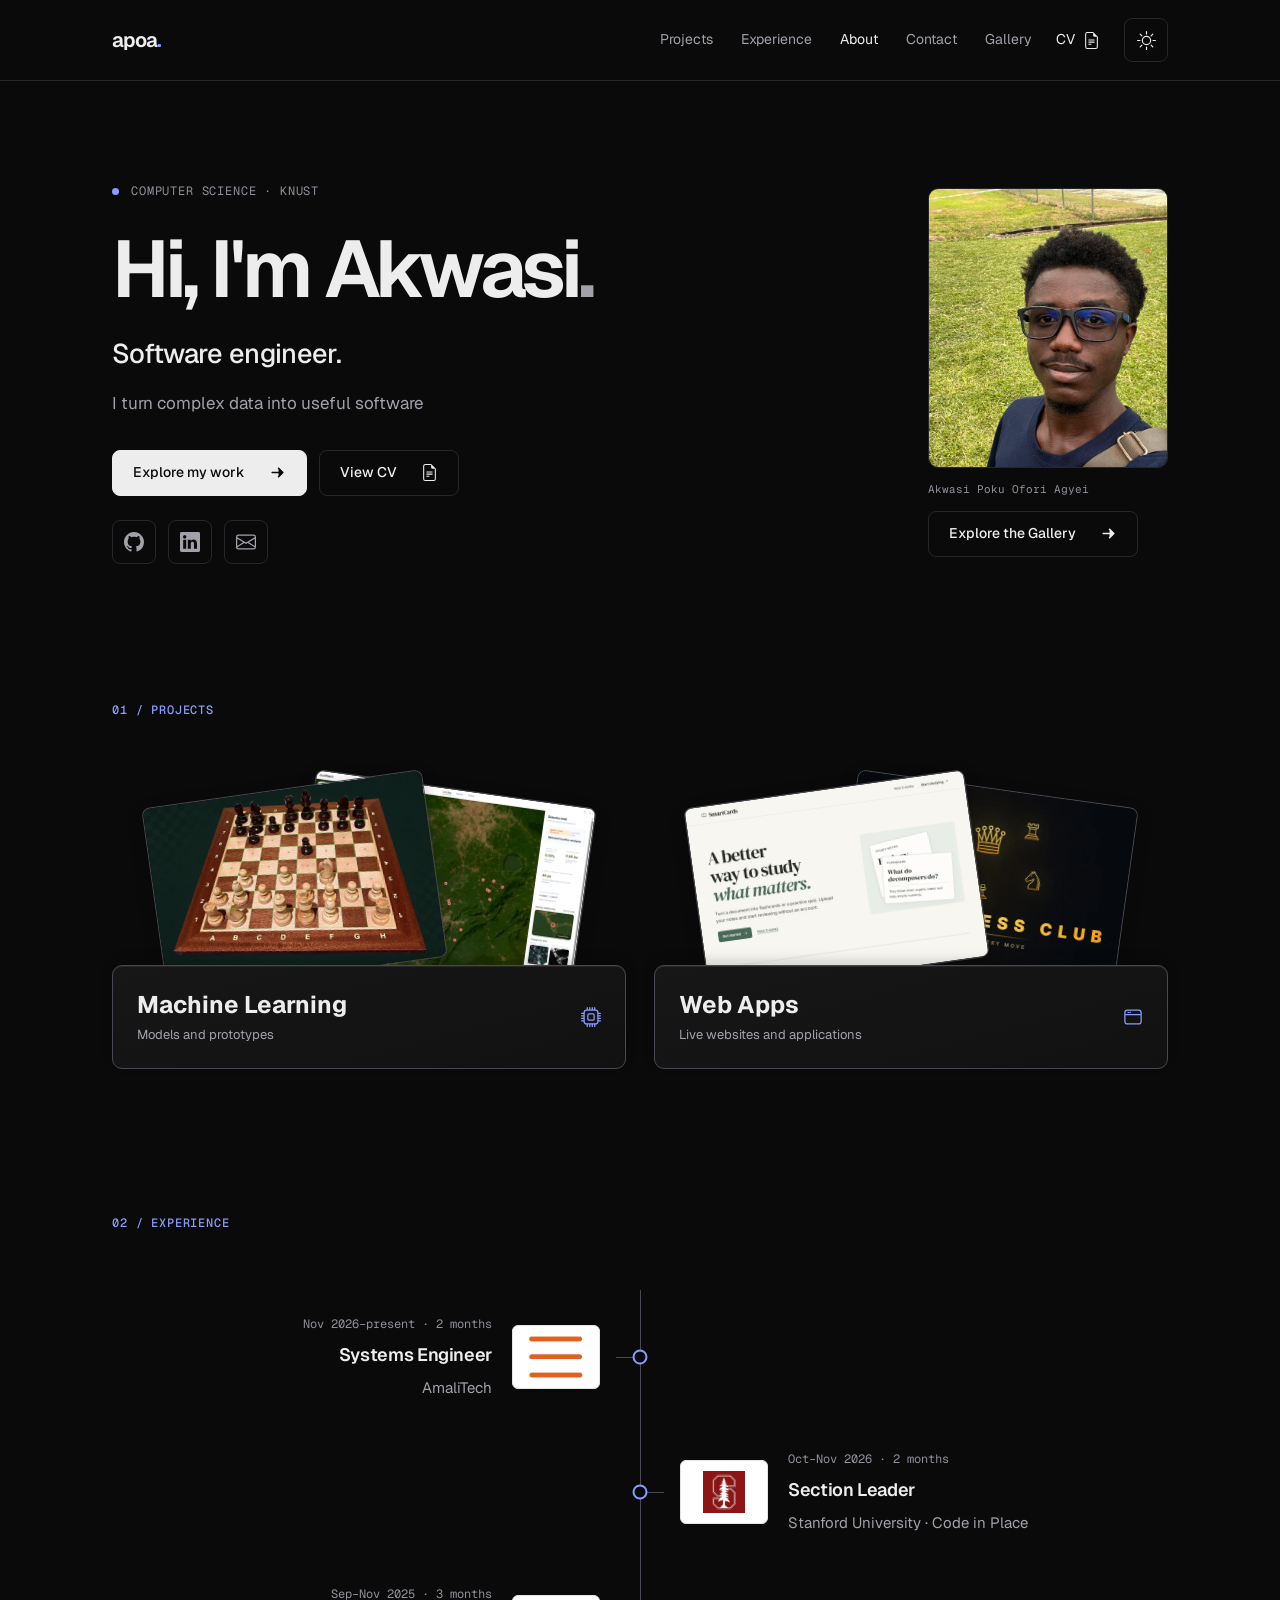
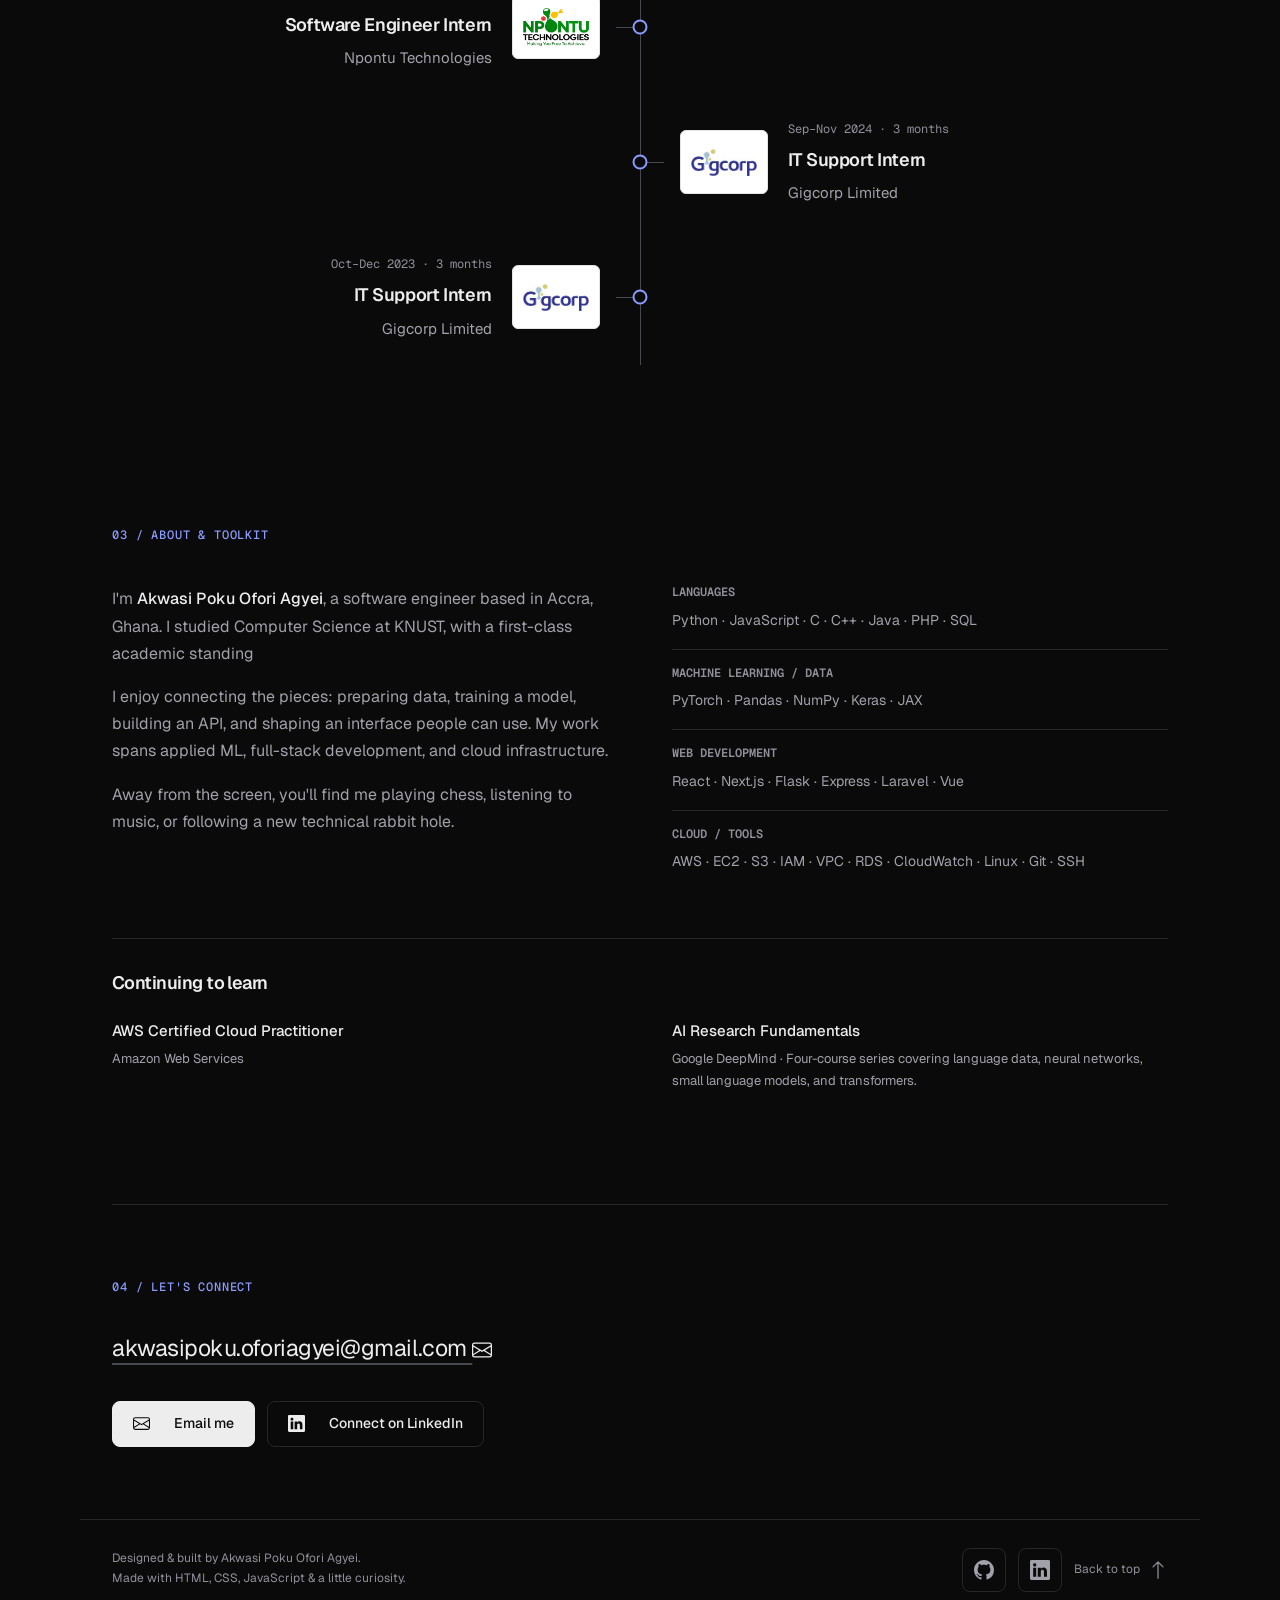
<file: index.html>
<!DOCTYPE html>
<html lang="en" data-theme="dark">
<head>
  <meta charset="UTF-8">
  <meta name="viewport" content="width=device-width, initial-scale=1.0">
  <title>Akwasi Poku Ofori Agyei — Software Engineer</title>
  <meta name="description" content="Portfolio of Akwasi Poku Ofori Agyei, a software engineer and machine-learning developer building full-stack and applied ML systems in Ghana.">
  <meta name="theme-color" content="#0a0a0a">
  <link rel="canonical" href="https://apoa5.github.io/portfolio/">
  <meta property="og:type" content="website">
  <meta property="og:title" content="Akwasi Poku Ofori Agyei — Software Engineer &amp; ML Developer">
  <meta property="og:description" content="From multispectral satellite imagery to full-stack AI tools. Explore my projects, experience, and engineering work.">
  <meta property="og:url" content="https://apoa5.github.io/portfolio/">
  <meta property="og:image" content="https://apoa5.github.io/portfolio/assets/og-image.png">
  <meta property="og:image:width" content="1200">
  <meta property="og:image:height" content="630">
  <meta property="og:image:alt" content="Akwasi Poku Ofori Agyei — Software Engineer and Machine Learning Developer">
  <meta name="twitter:card" content="summary_large_image">
  <link rel="icon" href="assets/favicon.svg" type="image/svg+xml">
  <link rel="preconnect" href="https://fonts.googleapis.com">
  <link rel="preconnect" href="https://fonts.gstatic.com" crossorigin>
  <link href="https://fonts.googleapis.com/css2?family=Geist:wght@400;500;600;650;700&amp;family=Geist+Mono:wght@400;500&amp;display=swap" rel="stylesheet">
  <link rel="stylesheet" href="styles.css">
  <script>try { const theme = localStorage.getItem('theme'); if (theme === 'light' || theme === 'dark') document.documentElement.dataset.theme = theme; } catch {}</script>
  <script src="script.js" defer></script>
  <script src="cursor-halo.js" defer></script>
  <script type="application/ld+json">{"@context":"https://schema.org","@type":"Person","name":"Akwasi Poku Ofori Agyei","url":"https://apoa5.github.io/portfolio/","jobTitle":"Software Engineer & Machine Learning Developer","email":"mailto:akwasipoku.oforiagyei@gmail.com","sameAs":["https://github.com/apoa5","https://www.linkedin.com/in/akwasi-agyei-57b083260/"],"alumniOf":{"@type":"CollegeOrUniversity","name":"Kwame Nkrumah University of Science and Technology"}}</script>
</head>
<body>
  <a class="skip-link" href="#main">Skip to content</a>
  <header class="site-header">
    <div class="container nav-shell">
      <a class="mark" href="#main" aria-label="Akwasi Poku Ofori Agyei, home">apoa<span>.</span></a>
      <nav aria-label="Main navigation">
        <a href="#projects">Projects</a><a href="#experience">Experience</a><a href="#about">About</a><a href="#contact">Contact</a><a href="gallery.html">Gallery</a>
      </nav>
      <a class="nav-cv" href="assets/Akwasi%20Poku%20Ofori%20Agyei%20-%20CV.pdf" target="_blank" rel="noopener noreferrer">CV <svg class="icon" aria-hidden="true" focusable="false" xmlns="http://www.w3.org/2000/svg" width="20" height="20" fill="currentColor" viewBox="0 0 16 16">
  <path d="M5.5 7a.5.5 0 0 0 0 1h5a.5.5 0 0 0 0-1zM5 9.5a.5.5 0 0 1 .5-.5h5a.5.5 0 0 1 0 1h-5a.5.5 0 0 1-.5-.5m0 2a.5.5 0 0 1 .5-.5h2a.5.5 0 0 1 0 1h-2a.5.5 0 0 1-.5-.5"/>
  <path d="M9.5 0H4a2 2 0 0 0-2 2v12a2 2 0 0 0 2 2h8a2 2 0 0 0 2-2V4.5zm0 1v2A1.5 1.5 0 0 0 11 4.5h2V14a1 1 0 0 1-1 1H4a1 1 0 0 1-1-1V2a1 1 0 0 1 1-1z"/>
</svg></a>
      <button class="theme-toggle" id="themeToggle" type="button" aria-label="Switch to light mode">
        <svg class="icon sun-icon" aria-hidden="true" focusable="false" xmlns="http://www.w3.org/2000/svg" width="20" height="20" fill="currentColor" viewBox="0 0 16 16">
  <path d="M8 11a3 3 0 1 1 0-6 3 3 0 0 1 0 6m0 1a4 4 0 1 0 0-8 4 4 0 0 0 0 8M8 0a.5.5 0 0 1 .5.5v2a.5.5 0 0 1-1 0v-2A.5.5 0 0 1 8 0m0 13a.5.5 0 0 1 .5.5v2a.5.5 0 0 1-1 0v-2A.5.5 0 0 1 8 13m8-5a.5.5 0 0 1-.5.5h-2a.5.5 0 0 1 0-1h2a.5.5 0 0 1 .5.5M3 8a.5.5 0 0 1-.5.5h-2a.5.5 0 0 1 0-1h2A.5.5 0 0 1 3 8m10.657-5.657a.5.5 0 0 1 0 .707l-1.414 1.415a.5.5 0 1 1-.707-.708l1.414-1.414a.5.5 0 0 1 .707 0m-9.193 9.193a.5.5 0 0 1 0 .707L3.05 13.657a.5.5 0 0 1-.707-.707l1.414-1.414a.5.5 0 0 1 .707 0m9.193 2.121a.5.5 0 0 1-.707 0l-1.414-1.414a.5.5 0 0 1 .707-.707l1.414 1.414a.5.5 0 0 1 0 .707M4.464 4.465a.5.5 0 0 1-.707 0L2.343 3.05a.5.5 0 1 1 .707-.707l1.414 1.414a.5.5 0 0 1 0 .708"/>
</svg>
        <svg class="icon moon-icon" aria-hidden="true" focusable="false" xmlns="http://www.w3.org/2000/svg" width="20" height="20" fill="currentColor" viewBox="0 0 16 16">
  <path d="M6 .278a.77.77 0 0 1 .08.858 7.2 7.2 0 0 0-.878 3.46c0 4.021 3.278 7.277 7.318 7.277q.792-.001 1.533-.16a.79.79 0 0 1 .81.316.73.73 0 0 1-.031.893A8.35 8.35 0 0 1 8.344 16C3.734 16 0 12.286 0 7.71 0 4.266 2.114 1.312 5.124.06A.75.75 0 0 1 6 .278M4.858 1.311A7.27 7.27 0 0 0 1.025 7.71c0 4.02 3.279 7.276 7.319 7.276a7.32 7.32 0 0 0 5.205-2.162q-.506.063-1.029.063c-4.61 0-8.343-3.714-8.343-8.29 0-1.167.242-2.278.681-3.286"/>
</svg>
      </button>
    </div>
  </header>
  <main class="container" id="main">
    <section class="hero" aria-labelledby="hero-title">
      <div class="hero-main">
        <div>
          <p class="eyebrow">Computer Science · KNUST</p>
          <h1 id="hero-title">Hi, I'm Akwasi<span>.</span></h1>
          <p class="hero-role">Software engineer.</p>
          <p class="hero-description">I turn complex data into useful software</p>
          <div class="buttons hero-actions"><a class="button primary" href="#projects">Explore my work <svg class="icon" aria-hidden="true" focusable="false" width="16" height="16" viewBox="0 0 16 16" fill="none" stroke="currentColor">
                <path d="M3 8h10m-4-4 4 4-4 4" stroke-width="1.5" stroke-linecap="round" stroke-linejoin="round"/>
              </svg></a><a class="button" href="assets/Akwasi%20Poku%20Ofori%20Agyei%20-%20CV.pdf" target="_blank" rel="noopener noreferrer">View CV <svg class="icon" aria-hidden="true" focusable="false" xmlns="http://www.w3.org/2000/svg" width="20" height="20" fill="currentColor" viewBox="0 0 16 16">
  <path d="M5.5 7a.5.5 0 0 0 0 1h5a.5.5 0 0 0 0-1zM5 9.5a.5.5 0 0 1 .5-.5h5a.5.5 0 0 1 0 1h-5a.5.5 0 0 1-.5-.5m0 2a.5.5 0 0 1 .5-.5h2a.5.5 0 0 1 0 1h-2a.5.5 0 0 1-.5-.5"/>
  <path d="M9.5 0H4a2 2 0 0 0-2 2v12a2 2 0 0 0 2 2h8a2 2 0 0 0 2-2V4.5zm0 1v2A1.5 1.5 0 0 0 11 4.5h2V14a1 1 0 0 1-1 1H4a1 1 0 0 1-1-1V2a1 1 0 0 1 1-1z"/>
</svg></a><a class="button gallery-hero-mobile" href="gallery.html">Explore the Gallery
              <svg class="icon" aria-hidden="true" focusable="false" width="16" height="16" viewBox="0 0 16 16" fill="none" stroke="currentColor">
                <path d="M3 8h10m-4-4 4 4-4 4" stroke-width="1.5" stroke-linecap="round" stroke-linejoin="round"/>
              </svg>
            </a></div>
          <div class="social-links"><a class="social-icon" href="https://github.com/apoa5" target="_blank" rel="noopener noreferrer" aria-label="GitHub" title="GitHub"><svg class="icon" aria-hidden="true" focusable="false" xmlns="http://www.w3.org/2000/svg" width="20" height="20" fill="currentColor" viewBox="0 0 16 16">
  <path d="M8 0C3.58 0 0 3.58 0 8c0 3.54 2.29 6.53 5.47 7.59.4.07.55-.17.55-.38 0-.19-.01-.82-.01-1.49-2.01.37-2.53-.49-2.69-.94-.09-.23-.48-.94-.82-1.13-.28-.15-.68-.52-.01-.53.63-.01 1.08.58 1.23.82.72 1.21 1.87.87 2.33.66.07-.52.28-.87.51-1.07-1.78-.2-3.64-.89-3.64-3.95 0-.87.31-1.59.82-2.15-.08-.2-.36-1.02.08-2.12 0 0 .67-.21 2.2.82.64-.18 1.32-.27 2-.27s1.36.09 2 .27c1.53-1.04 2.2-.82 2.2-.82.44 1.1.16 1.92.08 2.12.51.56.82 1.27.82 2.15 0 3.07-1.87 3.75-3.65 3.95.29.25.54.73.54 1.48 0 1.07-.01 1.93-.01 2.2 0 .21.15.46.55.38A8.01 8.01 0 0 0 16 8c0-4.42-3.58-8-8-8"/>
</svg></a><a class="social-icon" href="https://www.linkedin.com/in/akwasi-agyei-57b083260/" target="_blank" rel="noopener noreferrer" aria-label="LinkedIn" title="LinkedIn"><svg class="icon" aria-hidden="true" focusable="false" xmlns="http://www.w3.org/2000/svg" width="20" height="20" fill="currentColor" viewBox="0 0 16 16">
  <path d="M0 1.146C0 .513.526 0 1.175 0h13.65C15.474 0 16 .513 16 1.146v13.708c0 .633-.526 1.146-1.175 1.146H1.175C.526 16 0 15.487 0 14.854zm4.943 12.248V6.169H2.542v7.225zm-1.2-8.212c.837 0 1.358-.554 1.358-1.248-.015-.709-.52-1.248-1.342-1.248S2.4 3.226 2.4 3.934c0 .694.521 1.248 1.327 1.248zm4.908 8.212V9.359c0-.216.016-.432.08-.586.173-.431.568-.878 1.232-.878.869 0 1.216.662 1.216 1.634v3.865h2.401V9.25c0-2.22-1.184-3.252-2.764-3.252-1.274 0-1.845.7-2.165 1.193v.025h-.016l.016-.025V6.169h-2.4c.03.678 0 7.225 0 7.225z"/>
</svg></a><a class="social-icon" href="mailto:akwasipoku.oforiagyei@gmail.com" aria-label="Email" title="Email"><svg class="icon" aria-hidden="true" focusable="false" xmlns="http://www.w3.org/2000/svg" width="20" height="20" fill="currentColor" viewBox="0 0 16 16">
  <path d="M0 4a2 2 0 0 1 2-2h12a2 2 0 0 1 2 2v8a2 2 0 0 1-2 2H2a2 2 0 0 1-2-2zm2-1a1 1 0 0 0-1 1v.217l7 4.2 7-4.2V4a1 1 0 0 0-1-1zm13 2.383-4.708 2.825L15 11.105zm-.034 6.876-5.64-3.471L8 9.583l-1.326-.795-5.64 3.47A1 1 0 0 0 2 13h12a1 1 0 0 0 .966-.741M1 11.105l4.708-2.897L1 5.383z"/>
</svg></a></div>
        </div>
        <figure class="hero-portrait">
          <div class="portrait-frame"><img src="assets/Portrait.jpg" width="810" height="1080" alt="Akwasi Poku Ofori Agyei"></div>
          <figcaption>
            <span>Akwasi Poku Ofori Agyei</span>
            <a class="button" href="gallery.html">Explore the Gallery
              <svg class="icon" aria-hidden="true" focusable="false" width="16" height="16" viewBox="0 0 16 16" fill="none" stroke="currentColor">
                <path d="M3 8h10m-4-4 4 4-4 4" stroke-width="1.5" stroke-linecap="round" stroke-linejoin="round"/>
              </svg>
            </a>
          </figcaption>
        </figure>
      </div>
    </section>
    <section class="section" id="projects" aria-labelledby="projects-title">
      <div class="section-heading"><h2 class="section-number" id="projects-title">01 / Projects</h2></div>
      <div class="project-categories">
        <button class="project-category" type="button" aria-haspopup="dialog" aria-controls="machine-learning-projects">
          <span class="project-category-covers" aria-hidden="true">
            <img src="assets/ecowatch-demo-small.webp" alt="" loading="lazy" decoding="async">
            <img src="assets/chess-vision-preview-small.webp" alt="" loading="lazy" decoding="async">
          </span>
          <span class="project-category-label">
            <span><strong>Machine Learning</strong><small>Models and prototypes</small></span>
            <svg xmlns="http://www.w3.org/2000/svg" width="16" height="16" fill="currentColor" class="project-category-icon" aria-hidden="true" focusable="false" viewBox="0 0 16 16">
              <path d="M5 0a.5.5 0 0 1 .5.5V2h1V.5a.5.5 0 0 1 1 0V2h1V.5a.5.5 0 0 1 1 0V2h1V.5a.5.5 0 0 1 1 0V2A2.5 2.5 0 0 1 14 4.5h1.5a.5.5 0 0 1 0 1H14v1h1.5a.5.5 0 0 1 0 1H14v1h1.5a.5.5 0 0 1 0 1H14v1h1.5a.5.5 0 0 1 0 1H14a2.5 2.5 0 0 1-2.5 2.5v1.5a.5.5 0 0 1-1 0V14h-1v1.5a.5.5 0 0 1-1 0V14h-1v1.5a.5.5 0 0 1-1 0V14h-1v1.5a.5.5 0 0 1-1 0V14A2.5 2.5 0 0 1 2 11.5H.5a.5.5 0 0 1 0-1H2v-1H.5a.5.5 0 0 1 0-1H2v-1H.5a.5.5 0 0 1 0-1H2v-1H.5a.5.5 0 0 1 0-1H2A2.5 2.5 0 0 1 4.5 2V.5A.5.5 0 0 1 5 0m-.5 3A1.5 1.5 0 0 0 3 4.5v7A1.5 1.5 0 0 0 4.5 13h7a1.5 1.5 0 0 0 1.5-1.5v-7A1.5 1.5 0 0 0 11.5 3zM5 6.5A1.5 1.5 0 0 1 6.5 5h3A1.5 1.5 0 0 1 11 6.5v3A1.5 1.5 0 0 1 9.5 11h-3A1.5 1.5 0 0 1 5 9.5zM6.5 6a.5.5 0 0 0-.5.5v3a.5.5 0 0 0 .5.5h3a.5.5 0 0 0 .5-.5v-3a.5.5 0 0 0-.5-.5z"/>
            </svg>
          </span>
        </button>
        <button class="project-category" type="button" aria-haspopup="dialog" aria-controls="web-apps-projects">
          <span class="project-category-covers" aria-hidden="true">
            <img src="assets/knust-chess-club-small.webp" alt="" loading="lazy" decoding="async">
            <img src="assets/smartcards-preview-small.webp" alt="" loading="lazy" decoding="async">
          </span>
          <span class="project-category-label">
            <span><strong>Web Apps</strong><small>Live websites and applications</small></span>
            <svg class="project-category-icon" aria-hidden="true" focusable="false" xmlns="http://www.w3.org/2000/svg" width="16" height="16" viewBox="0 0 16 16" fill="none" stroke="currentColor">
              <rect x="1.5" y="2.5" width="13" height="11" rx="2"/>
              <path d="M2 6h12M4 4.25h.5m1 0H6" stroke-linecap="round"/>
            </svg>
          </span>
        </button>
      </div>
      <dialog class="project-dialog" id="machine-learning-projects" aria-label="Machine Learning">
        <form class="project-dialog-dismiss" method="dialog">
          <button class="project-dialog-close" type="submit" aria-label="Close Machine Learning" autofocus><span aria-hidden="true">×</span></button>
        </form>
        <div class="project-dialog-content">
          <article class="project">
            <div class="project-visual"><img src="assets/chess-vision-preview.webp" srcset="assets/chess-vision-preview-small.webp 600w, assets/chess-vision-preview.webp 1200w" sizes="(max-width: 700px) 90vw, 45vw" width="1200" height="800" alt="A photographed chessboard with the detected grid overlaid on its squares" loading="lazy" decoding="async"></div>
            <div class="project-content">
              <p class="project-kind">Computer vision · Nov 2026</p>
              <h4>Chess Vision</h4>
              <p>Reconstructs physical chess positions from photos, uploaded videos, and live camera scans. The pipeline locates and orients the board, classifies each square, and presents a digital position users can correct and confirm before exporting it as FEN.</p>
              <div class="tags"><span class="tag">Python</span><span class="tag">OpenCV</span><span class="tag">PyTorch</span><span class="tag">React</span></div>
              <div class="project-links"><a href="https://github.com/apoa5/chess-vision" target="_blank" rel="noopener noreferrer"><svg class="icon" aria-hidden="true" focusable="false" xmlns="http://www.w3.org/2000/svg" width="20" height="20" fill="currentColor" viewBox="0 0 16 16">
      <path d="M8 0C3.58 0 0 3.58 0 8c0 3.54 2.29 6.53 5.47 7.59.4.07.55-.17.55-.38 0-.19-.01-.82-.01-1.49-2.01.37-2.53-.49-2.69-.94-.09-.23-.48-.94-.82-1.13-.28-.15-.68-.52-.01-.53.63-.01 1.08.58 1.23.82.72 1.21 1.87.87 2.33.66.07-.52.28-.87.51-1.07-1.78-.2-3.64-.89-3.64-3.95 0-.87.31-1.59.82-2.15-.08-.2-.36-1.02.08-2.12 0 0 .67-.21 2.2.82.64-.18 1.32-.27 2-.27s1.36.09 2 .27c1.53-1.04 2.2-.82 2.2-.82.44 1.1.16 1.92.08 2.12.51.56.82 1.27.82 2.15 0 3.07-1.87 3.75-3.65 3.95.29.25.54.73.54 1.48 0 1.07-.01 1.93-.01 2.2 0 .21.15.46.55.38A8.01 8.01 0 0 0 16 8c0-4.42-3.58-8-8-8"/>
    </svg> GitHub</a><a href="https://lnkd.in/p/dTbR49dm" target="_blank" rel="noopener noreferrer"><svg class="icon" aria-hidden="true" focusable="false" xmlns="http://www.w3.org/2000/svg" width="20" height="20" fill="currentColor" viewBox="0 0 16 16">
      <path d="M8 15A7 7 0 1 1 8 1a7 7 0 0 1 0 14m0 1A8 8 0 1 0 8 0a8 8 0 0 0 0 16"/>
      <path d="M6.271 5.055a.5.5 0 0 1 .52.038l3.5 2.5a.5.5 0 0 1 0 .814l-3.5 2.5A.5.5 0 0 1 6 10.5v-5a.5.5 0 0 1 .271-.445"/>
    </svg> Demo video</a></div>
            </div>
          </article>
          <article class="project">
            <div class="project-visual project-screenshot"><img src="assets/ecowatch-demo.webp" srcset="assets/ecowatch-demo-small.webp 600w, assets/ecowatch-demo.webp 1200w" sizes="(max-width: 700px) 90vw, 45vw" width="1200" height="800" alt="EcoWatch satellite map showing mining detection markers and a location analysis panel" loading="lazy" decoding="async"></div>
            <div class="project-content"><p class="project-kind">Geospatial machine learning · Aug 2026</p><h4>EcoWatch</h4><p>Detecting artisanal and small-scale gold mining in Ghana from multispectral satellite imagery. I independently built the ML pipeline: data preparation, training, evaluation, and inference with a 13-band U-Net.</p><div class="tags"><span class="tag">Python</span><span class="tag">PyTorch</span><span class="tag">U-Net</span></div><div class="project-links"><a href="https://github.com/2026-Final-Year-Project/Ecowatch-model" target="_blank" rel="noopener noreferrer"><svg class="icon" aria-hidden="true" focusable="false" xmlns="http://www.w3.org/2000/svg" width="20" height="20" fill="currentColor" viewBox="0 0 16 16">
      <path d="M8 0C3.58 0 0 3.58 0 8c0 3.54 2.29 6.53 5.47 7.59.4.07.55-.17.55-.38 0-.19-.01-.82-.01-1.49-2.01.37-2.53-.49-2.69-.94-.09-.23-.48-.94-.82-1.13-.28-.15-.68-.52-.01-.53.63-.01 1.08.58 1.23.82.72 1.21 1.87.87 2.33.66.07-.52.28-.87.51-1.07-1.78-.2-3.64-.89-3.64-3.95 0-.87.31-1.59.82-2.15-.08-.2-.36-1.02.08-2.12 0 0 .67-.21 2.2.82.64-.18 1.32-.27 2-.27s1.36.09 2 .27c1.53-1.04 2.2-.82 2.2-.82.44 1.1.16 1.92.08 2.12.51.56.82 1.27.82 2.15 0 3.07-1.87 3.75-3.65 3.95.29.25.54.73.54 1.48 0 1.07-.01 1.93-.01 2.2 0 .21.15.46.55.38A8.01 8.01 0 0 0 16 8c0-4.42-3.58-8-8-8"/>
    </svg> GitHub</a><a href="https://drive.google.com/file/d/1ERKGoJ3af25sa_1fgWtWd1q27VEgjuBc/view" target="_blank" rel="noopener noreferrer"><svg class="icon" aria-hidden="true" focusable="false" xmlns="http://www.w3.org/2000/svg" width="20" height="20" fill="currentColor" viewBox="0 0 16 16">
      <path d="M8 15A7 7 0 1 1 8 1a7 7 0 0 1 0 14m0 1A8 8 0 1 0 8 0a8 8 0 0 0 0 16"/>
      <path d="M6.271 5.055a.5.5 0 0 1 .52.038l3.5 2.5a.5.5 0 0 1 0 .814l-3.5 2.5A.5.5 0 0 1 6 10.5v-5a.5.5 0 0 1 .271-.445"/>
    </svg> Demo video</a></div></div>
          </article>
        </div>
      </dialog>
      <dialog class="project-dialog" id="web-apps-projects" aria-label="Web Apps">
        <form class="project-dialog-dismiss" method="dialog">
          <button class="project-dialog-close" type="submit" aria-label="Close Web Apps" autofocus><span aria-hidden="true">×</span></button>
        </form>
        <div class="project-dialog-content">
          <article class="project">
            <div class="project-visual"><img src="assets/smartcards-preview.webp" srcset="assets/smartcards-preview-small.webp 600w, assets/smartcards-preview.webp 1200w" sizes="(max-width: 700px) 90vw, 45vw" width="1200" height="800" alt="Redesigned SmartCards homepage with a sample ecology flashcard" loading="lazy" decoding="async"></div>
            <div class="project-content"><p class="project-kind">Full-stack AI application · Jun 2025</p><h4>SmartCards</h4><p>From lecture notes to active recall. I designed and deployed an app that turns uploaded study materials into AI-generated flashcards and multiple-choice quizzes, with a React frontend, Flask REST API, and Supabase authentication.</p><p>The ingestion pipeline extracts and cleans text from PDF, TXT, DOCX, and PPTX files before sending length-managed inputs to the language model.</p><div class="tags"><span class="tag">React</span><span class="tag">Flask</span><span class="tag">Supabase</span><span class="tag">OpenAI API</span></div><div class="project-links"><a href="https://smart-cards-olive.vercel.app/" target="_blank" rel="noopener noreferrer"><svg class="icon" aria-hidden="true" focusable="false" xmlns="http://www.w3.org/2000/svg" width="20" height="20" fill="currentColor" viewBox="0 0 16 16">
      <path fill-rule="evenodd" d="M8.636 3.5a.5.5 0 0 0-.5-.5H1.5A1.5 1.5 0 0 0 0 4.5v10A1.5 1.5 0 0 0 1.5 16h10a1.5 1.5 0 0 0 1.5-1.5V7.864a.5.5 0 0 0-1 0V14.5a.5.5 0 0 1-.5.5h-10a.5.5 0 0 1-.5-.5v-10a.5.5 0 0 1 .5-.5h6.636a.5.5 0 0 0 .5-.5"/>
      <path fill-rule="evenodd" d="M16 .5a.5.5 0 0 0-.5-.5h-5a.5.5 0 0 0 0 1h3.793L6.146 9.146a.5.5 0 1 0 .708.708L15 1.707V5.5a.5.5 0 0 0 1 0z"/>
    </svg> Visit the website</a><a href="https://github.com/apoa5/smart-cards" target="_blank" rel="noopener noreferrer"><svg class="icon" aria-hidden="true" focusable="false" xmlns="http://www.w3.org/2000/svg" width="20" height="20" fill="currentColor" viewBox="0 0 16 16">
      <path d="M8 0C3.58 0 0 3.58 0 8c0 3.54 2.29 6.53 5.47 7.59.4.07.55-.17.55-.38 0-.19-.01-.82-.01-1.49-2.01.37-2.53-.49-2.69-.94-.09-.23-.48-.94-.82-1.13-.28-.15-.68-.52-.01-.53.63-.01 1.08.58 1.23.82.72 1.21 1.87.87 2.33.66.07-.52.28-.87.51-1.07-1.78-.2-3.64-.89-3.64-3.95 0-.87.31-1.59.82-2.15-.08-.2-.36-1.02.08-2.12 0 0 .67-.21 2.2.82.64-.18 1.32-.27 2-.27s1.36.09 2 .27c1.53-1.04 2.2-.82 2.2-.82.44 1.1.16 1.92.08 2.12.51.56.82 1.27.82 2.15 0 3.07-1.87 3.75-3.65 3.95.29.25.54.73.54 1.48 0 1.07-.01 1.93-.01 2.2 0 .21.15.46.55.38A8.01 8.01 0 0 0 16 8c0-4.42-3.58-8-8-8"/>
    </svg> GitHub</a></div></div>
          </article>
          <article class="project">
            <div class="project-visual project-screenshot"><img src="assets/knust-chess-club.webp" srcset="assets/knust-chess-club-small.webp 600w, assets/knust-chess-club.webp 1200w" sizes="(max-width: 700px) 90vw, 45vw" width="1200" height="773" alt="KNUST Chess Club website banner with gold chess pieces and the tagline Mastery in Every Move" loading="lazy" decoding="async"></div>
            <div class="project-content"><p class="project-kind">Web Development · Jan 2026</p><h4>KNUST Chess Club</h4><p>A home on the web for a community I enjoy being part of. I developed reusable React components to improve maintainability and expand the website's capabilities for more than 200 club members and visitors.</p><div class="tags"><span class="tag">React</span><span class="tag">Vercel</span></div><div class="project-links"><a href="https://knustchess.vercel.app/" target="_blank" rel="noopener noreferrer"><svg class="icon" aria-hidden="true" focusable="false" xmlns="http://www.w3.org/2000/svg" width="20" height="20" fill="currentColor" viewBox="0 0 16 16">
      <path fill-rule="evenodd" d="M8.636 3.5a.5.5 0 0 0-.5-.5H1.5A1.5 1.5 0 0 0 0 4.5v10A1.5 1.5 0 0 0 1.5 16h10a1.5 1.5 0 0 0 1.5-1.5V7.864a.5.5 0 0 0-1 0V14.5a.5.5 0 0 1-.5.5h-10a.5.5 0 0 1-.5-.5v-10a.5.5 0 0 1 .5-.5h6.636a.5.5 0 0 0 .5-.5"/>
      <path fill-rule="evenodd" d="M16 .5a.5.5 0 0 0-.5-.5h-5a.5.5 0 0 0 0 1h3.793L6.146 9.146a.5.5 0 1 0 .708.708L15 1.707V5.5a.5.5 0 0 0 1 0z"/>
    </svg> Visit the website</a></div></div>
          </article>
        </div>
      </dialog>
    </section>
    <section class="section" id="experience" aria-labelledby="experience-title">
      <div class="section-heading"><h2 class="section-number" id="experience-title">02 / Experience</h2></div>
      <ol class="experience-timeline" aria-label="Professional experience, most recent first">
        <li class="timeline-item" aria-label="Systems Engineer at AmaliTech, Nov 2026–present">
          <div class="timeline-entry">
            <a class="company-logo" href="https://www.linkedin.com/company/amalitech/" target="_blank" rel="noopener noreferrer" aria-label="AmaliTech on LinkedIn (opens in a new tab)" title="AmaliTech on LinkedIn"><img src="assets/companies/amalitech.webp" width="99" height="76" alt="" loading="lazy" decoding="async"></a>
            <div class="timeline-content"><p class="timeline-date"><time datetime="2026-11">Nov 2026</time>–present · <span id="systems-engineer-duration">1 month</span></p><h3>Systems Engineer</h3><p>AmaliTech</p></div>
          </div>
        </li>
        <li class="timeline-item" aria-label="Section Leader at Stanford University's Code in Place, Oct–Nov 2026">
          <div class="timeline-entry">
            <a class="company-logo" href="https://www.linkedin.com/school/stanford-code-in-place/" target="_blank" rel="noopener noreferrer" aria-label="Code in Place on LinkedIn (opens in a new tab)" title="Code in Place on LinkedIn"><img src="assets/companies/code-in-place.webp" width="100" height="100" alt="" loading="lazy" decoding="async"></a>
            <div class="timeline-content"><p class="timeline-date">Oct–Nov 2026 · 2 months</p><h3>Section Leader</h3><p>Stanford University · Code in Place</p></div>
          </div>
        </li>
        <li class="timeline-item" aria-label="Software Engineer Intern at Npontu Technologies, Sep–Nov 2025">
          <div class="timeline-entry">
            <a class="company-logo" href="https://www.linkedin.com/company/npontu-technology/" target="_blank" rel="noopener noreferrer" aria-label="Npontu Technologies on LinkedIn (opens in a new tab)" title="Npontu Technologies on LinkedIn"><img src="assets/companies/npontu.webp" width="240" height="139" alt="" loading="lazy" decoding="async"></a>
            <div class="timeline-content"><p class="timeline-date">Sep–Nov 2025 · 3 months</p><h3>Software Engineer Intern</h3><p>Npontu Technologies</p></div>
          </div>
        </li>
        <li class="timeline-item" aria-label="IT Support Intern at Gigcorp Limited, Sep–Nov 2024">
          <div class="timeline-entry">
            <a class="company-logo" href="https://www.linkedin.com/company/gigcorp-ltd/" target="_blank" rel="noopener noreferrer" aria-label="Gigcorp Limited on LinkedIn (opens in a new tab)" title="Gigcorp Limited on LinkedIn"><img src="assets/companies/gigcorp.webp" width="158" height="65" alt="" loading="lazy" decoding="async"></a>
            <div class="timeline-content"><p class="timeline-date">Sep–Nov 2024 · 3 months</p><h3>IT Support Intern</h3><p>Gigcorp Limited</p></div>
          </div>
        </li>
        <li class="timeline-item" aria-label="IT Support Intern at Gigcorp Limited, Oct–Dec 2023">
          <div class="timeline-entry">
            <a class="company-logo" href="https://www.linkedin.com/company/gigcorp-ltd/" target="_blank" rel="noopener noreferrer" aria-label="Gigcorp Limited on LinkedIn (opens in a new tab)" title="Gigcorp Limited on LinkedIn"><img src="assets/companies/gigcorp.webp" width="158" height="65" alt="" loading="lazy" decoding="async"></a>
            <div class="timeline-content"><p class="timeline-date">Oct–Dec 2023 · 3 months</p><h3>IT Support Intern</h3><p>Gigcorp Limited</p></div>
          </div>
        </li>
      </ol>
    </section>
    <section class="section" id="about" aria-labelledby="about-title">
      <div class="section-heading"><h2 class="section-number" id="about-title">03 / About &amp; toolkit</h2></div>
      <div class="about-grid"><div class="about-copy"><p>I'm <strong>Akwasi Poku Ofori Agyei</strong>, a software engineer based in Accra, Ghana. I studied Computer Science at KNUST, with a first-class academic standing</p><p>I enjoy connecting the pieces: preparing data, training a model, building an API, and shaping an interface people can use. My work spans applied ML, full-stack development, and cloud infrastructure.</p><p>Away from the screen, you'll find me playing chess, listening to music, or following a new technical rabbit hole.</p></div><div aria-label="Technical toolkit"><div class="skill-group"><h3>LANGUAGES</h3><p>Python · JavaScript · C · C++ · Java · PHP · SQL</p></div><div class="skill-group"><h3>MACHINE LEARNING / DATA</h3><p>PyTorch · Pandas · NumPy · Keras · JAX</p></div><div class="skill-group"><h3>WEB DEVELOPMENT</h3><p>React · Next.js · Flask · Express · Laravel · Vue</p></div><div class="skill-group"><h3>CLOUD / TOOLS</h3><p>AWS · EC2 · S3 · IAM · VPC · RDS · CloudWatch · Linux · Git · SSH</p></div></div></div>
      <div class="certifications"><h3>Continuing to learn</h3><div class="credential"><div><h4>AWS Certified Cloud Practitioner</h4><p>Amazon Web Services</p></div><div><h4>AI Research Fundamentals</h4><p>Google DeepMind · Four-course series covering language data, neural networks, small language models, and transformers.</p></div></div></div>
    </section>
    <section class="contact" id="contact" aria-labelledby="contact-title"><h2 class="section-number" id="contact-title">04 / Let's connect</h2><a class="email-link" href="mailto:akwasipoku.oforiagyei@gmail.com">akwasipoku.oforiagyei@gmail.com <svg class="icon" aria-hidden="true" focusable="false" xmlns="http://www.w3.org/2000/svg" width="20" height="20" fill="currentColor" viewBox="0 0 16 16">
  <path d="M0 4a2 2 0 0 1 2-2h12a2 2 0 0 1 2 2v8a2 2 0 0 1-2 2H2a2 2 0 0 1-2-2zm2-1a1 1 0 0 0-1 1v.217l7 4.2 7-4.2V4a1 1 0 0 0-1-1zm13 2.383-4.708 2.825L15 11.105zm-.034 6.876-5.64-3.471L8 9.583l-1.326-.795-5.64 3.47A1 1 0 0 0 2 13h12a1 1 0 0 0 .966-.741M1 11.105l4.708-2.897L1 5.383z"/>
</svg></a><div class="buttons"><a class="button primary" href="mailto:akwasipoku.oforiagyei@gmail.com"><svg class="icon" aria-hidden="true" focusable="false" xmlns="http://www.w3.org/2000/svg" width="20" height="20" fill="currentColor" viewBox="0 0 16 16">
  <path d="M0 4a2 2 0 0 1 2-2h12a2 2 0 0 1 2 2v8a2 2 0 0 1-2 2H2a2 2 0 0 1-2-2zm2-1a1 1 0 0 0-1 1v.217l7 4.2 7-4.2V4a1 1 0 0 0-1-1zm13 2.383-4.708 2.825L15 11.105zm-.034 6.876-5.64-3.471L8 9.583l-1.326-.795-5.64 3.47A1 1 0 0 0 2 13h12a1 1 0 0 0 .966-.741M1 11.105l4.708-2.897L1 5.383z"/>
</svg> Email me</a><a class="button" href="https://www.linkedin.com/in/akwasi-agyei-57b083260/" target="_blank" rel="noopener noreferrer"><svg class="icon" aria-hidden="true" focusable="false" xmlns="http://www.w3.org/2000/svg" width="20" height="20" fill="currentColor" viewBox="0 0 16 16">
  <path d="M0 1.146C0 .513.526 0 1.175 0h13.65C15.474 0 16 .513 16 1.146v13.708c0 .633-.526 1.146-1.175 1.146H1.175C.526 16 0 15.487 0 14.854zm4.943 12.248V6.169H2.542v7.225zm-1.2-8.212c.837 0 1.358-.554 1.358-1.248-.015-.709-.52-1.248-1.342-1.248S2.4 3.226 2.4 3.934c0 .694.521 1.248 1.327 1.248zm4.908 8.212V9.359c0-.216.016-.432.08-.586.173-.431.568-.878 1.232-.878.869 0 1.216.662 1.216 1.634v3.865h2.401V9.25c0-2.22-1.184-3.252-2.764-3.252-1.274 0-1.845.7-2.165 1.193v.025h-.016l.016-.025V6.169h-2.4c.03.678 0 7.225 0 7.225z"/>
</svg> Connect on LinkedIn</a></div></section>
  </main>
  <footer class="container footer"><div><p>Designed &amp; built by Akwasi Poku Ofori Agyei.</p><p>Made with HTML, CSS, JavaScript &amp; a little curiosity.</p></div><div class="footer-links"><a class="social-icon" href="https://github.com/apoa5" target="_blank" rel="noopener noreferrer" aria-label="GitHub" title="GitHub"><svg class="icon" aria-hidden="true" focusable="false" xmlns="http://www.w3.org/2000/svg" width="20" height="20" fill="currentColor" viewBox="0 0 16 16">
  <path d="M8 0C3.58 0 0 3.58 0 8c0 3.54 2.29 6.53 5.47 7.59.4.07.55-.17.55-.38 0-.19-.01-.82-.01-1.49-2.01.37-2.53-.49-2.69-.94-.09-.23-.48-.94-.82-1.13-.28-.15-.68-.52-.01-.53.63-.01 1.08.58 1.23.82.72 1.21 1.87.87 2.33.66.07-.52.28-.87.51-1.07-1.78-.2-3.64-.89-3.64-3.95 0-.87.31-1.59.82-2.15-.08-.2-.36-1.02.08-2.12 0 0 .67-.21 2.2.82.64-.18 1.32-.27 2-.27s1.36.09 2 .27c1.53-1.04 2.2-.82 2.2-.82.44 1.1.16 1.92.08 2.12.51.56.82 1.27.82 2.15 0 3.07-1.87 3.75-3.65 3.95.29.25.54.73.54 1.48 0 1.07-.01 1.93-.01 2.2 0 .21.15.46.55.38A8.01 8.01 0 0 0 16 8c0-4.42-3.58-8-8-8"/>
</svg></a><a class="social-icon" href="https://www.linkedin.com/in/akwasi-agyei-57b083260/" target="_blank" rel="noopener noreferrer" aria-label="LinkedIn" title="LinkedIn"><svg class="icon" aria-hidden="true" focusable="false" xmlns="http://www.w3.org/2000/svg" width="20" height="20" fill="currentColor" viewBox="0 0 16 16">
  <path d="M0 1.146C0 .513.526 0 1.175 0h13.65C15.474 0 16 .513 16 1.146v13.708c0 .633-.526 1.146-1.175 1.146H1.175C.526 16 0 15.487 0 14.854zm4.943 12.248V6.169H2.542v7.225zm-1.2-8.212c.837 0 1.358-.554 1.358-1.248-.015-.709-.52-1.248-1.342-1.248S2.4 3.226 2.4 3.934c0 .694.521 1.248 1.327 1.248zm4.908 8.212V9.359c0-.216.016-.432.08-.586.173-.431.568-.878 1.232-.878.869 0 1.216.662 1.216 1.634v3.865h2.401V9.25c0-2.22-1.184-3.252-2.764-3.252-1.274 0-1.845.7-2.165 1.193v.025h-.016l.016-.025V6.169h-2.4c.03.678 0 7.225 0 7.225z"/>
</svg></a><a href="#main">Back to top <svg class="icon" aria-hidden="true" focusable="false" xmlns="http://www.w3.org/2000/svg" width="20" height="20" fill="currentColor" viewBox="0 0 16 16">
  <path fill-rule="evenodd" d="M8 15a.5.5 0 0 0 .5-.5V2.707l3.146 3.147a.5.5 0 0 0 .708-.708l-4-4a.5.5 0 0 0-.708 0l-4 4a.5.5 0 1 0 .708.708L7.5 2.707V14.5a.5.5 0 0 0 .5.5"/>
</svg></a></div></footer>
</body>
</html>
</file>
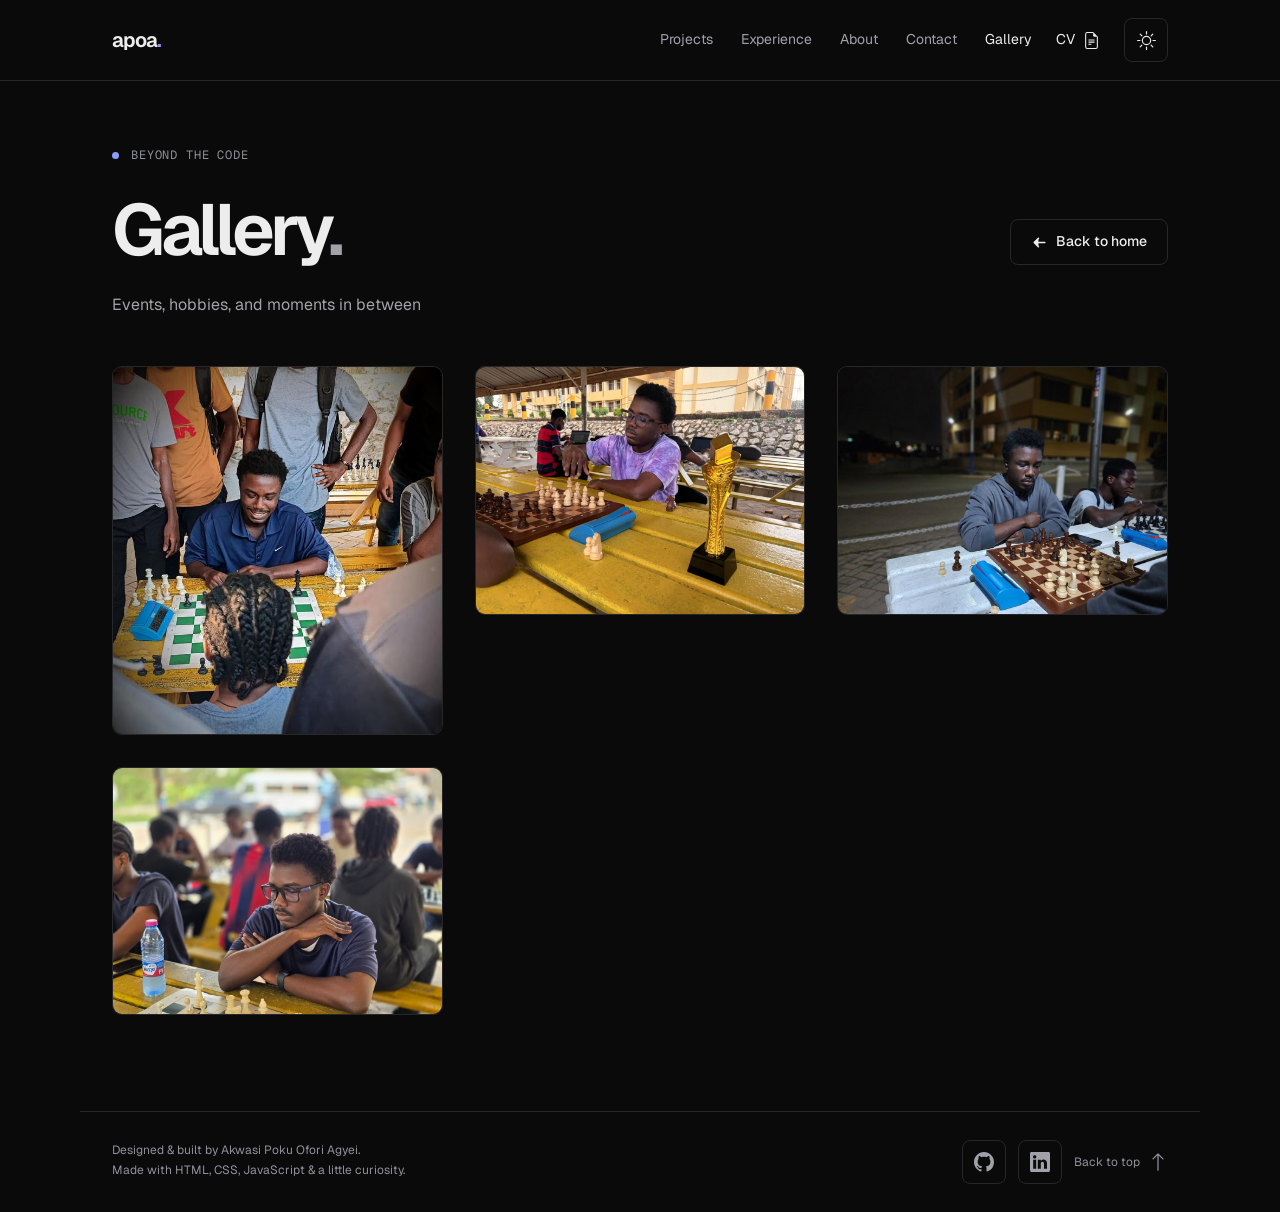
<file: gallery.html>
<!DOCTYPE html>
<html lang="en" data-theme="dark">
<head>
  <meta charset="UTF-8">
  <meta name="viewport" content="width=device-width, initial-scale=1.0">
  <title>Gallery — Akwasi Poku Ofori Agyei</title>
  <meta name="description" content="Photos and personal moments from Akwasi Poku Ofori Agyei — events, chess, and life beyond the code.">
  <meta name="theme-color" content="#0a0a0a">
  <link rel="canonical" href="https://apoa5.github.io/portfolio/gallery.html">
  <meta property="og:type" content="website">
  <meta property="og:title" content="Gallery — Akwasi Poku Ofori Agyei">
  <meta property="og:description" content="Events, hobbies, and moments in between A personal photo gallery by Akwasi Poku Ofori Agyei.">
  <meta property="og:url" content="https://apoa5.github.io/portfolio/gallery.html">
  <meta property="og:image" content="https://apoa5.github.io/portfolio/assets/og-image.png">
  <meta property="og:image:width" content="1200">
  <meta property="og:image:height" content="630">
  <meta property="og:image:alt" content="Akwasi Poku Ofori Agyei — Software Engineer and Machine Learning Developer">
  <meta name="twitter:card" content="summary_large_image">
  <link rel="icon" href="assets/favicon.svg" type="image/svg+xml">
  <link rel="preconnect" href="https://fonts.googleapis.com">
  <link rel="preconnect" href="https://fonts.gstatic.com" crossorigin>
  <link href="https://fonts.googleapis.com/css2?family=Geist:wght@400;500;600;650;700&amp;family=Geist+Mono:wght@400;500&amp;display=swap" rel="stylesheet">
  <link rel="stylesheet" href="styles.css">
  <script>try { const theme = localStorage.getItem('theme'); if (theme === 'light' || theme === 'dark') document.documentElement.dataset.theme = theme; } catch {}</script>
  <script src="script.js" defer></script>
  <script src="cursor-halo.js" defer></script>
  <script src="gallery.js" defer></script>
  <script type="application/ld+json">{"@context":"https://schema.org","@type":"CollectionPage","name":"Gallery — Akwasi Poku Ofori Agyei","url":"https://apoa5.github.io/portfolio/gallery.html","isPartOf":{"@type":"WebSite","url":"https://apoa5.github.io/portfolio/","name":"Akwasi Poku Ofori Agyei"}}</script>
</head>
<body>
  <a class="skip-link" href="#main">Skip to content</a>
  <header class="site-header">
    <div class="container nav-shell">
      <a class="mark" href="index.html" aria-label="Akwasi Poku Ofori Agyei, home">apoa<span>.</span></a>
      <nav aria-label="Main navigation">
        <a href="index.html#projects">Projects</a><a href="index.html#experience">Experience</a><a href="index.html#about">About</a><a href="index.html#contact">Contact</a><a href="gallery.html" aria-current="page">Gallery</a>
      </nav>
      <a class="nav-cv" href="assets/Akwasi%20Poku%20Ofori%20Agyei%20-%20CV.pdf" target="_blank" rel="noopener noreferrer">CV <svg class="icon" aria-hidden="true" focusable="false" xmlns="http://www.w3.org/2000/svg" width="20" height="20" fill="currentColor" viewBox="0 0 16 16">
  <path d="M5.5 7a.5.5 0 0 0 0 1h5a.5.5 0 0 0 0-1zM5 9.5a.5.5 0 0 1 .5-.5h5a.5.5 0 0 1 0 1h-5a.5.5 0 0 1-.5-.5m0 2a.5.5 0 0 1 .5-.5h2a.5.5 0 0 1 0 1h-2a.5.5 0 0 1-.5-.5"/>
  <path d="M9.5 0H4a2 2 0 0 0-2 2v12a2 2 0 0 0 2 2h8a2 2 0 0 0 2-2V4.5zm0 1v2A1.5 1.5 0 0 0 11 4.5h2V14a1 1 0 0 1-1 1H4a1 1 0 0 1-1-1V2a1 1 0 0 1 1-1z"/>
</svg></a>
      <button class="theme-toggle" id="themeToggle" type="button" aria-label="Switch to light mode">
        <svg class="icon sun-icon" aria-hidden="true" focusable="false" xmlns="http://www.w3.org/2000/svg" width="20" height="20" fill="currentColor" viewBox="0 0 16 16">
  <path d="M8 11a3 3 0 1 1 0-6 3 3 0 0 1 0 6m0 1a4 4 0 1 0 0-8 4 4 0 0 0 0 8M8 0a.5.5 0 0 1 .5.5v2a.5.5 0 0 1-1 0v-2A.5.5 0 0 1 8 0m0 13a.5.5 0 0 1 .5.5v2a.5.5 0 0 1-1 0v-2A.5.5 0 0 1 8 13m8-5a.5.5 0 0 1-.5.5h-2a.5.5 0 0 1 0-1h2a.5.5 0 0 1 .5.5M3 8a.5.5 0 0 1-.5.5h-2a.5.5 0 0 1 0-1h2A.5.5 0 0 1 3 8m10.657-5.657a.5.5 0 0 1 0 .707l-1.414 1.415a.5.5 0 1 1-.707-.708l1.414-1.414a.5.5 0 0 1 .707 0m-9.193 9.193a.5.5 0 0 1 0 .707L3.05 13.657a.5.5 0 0 1-.707-.707l1.414-1.414a.5.5 0 0 1 .707 0m9.193 2.121a.5.5 0 0 1-.707 0l-1.414-1.414a.5.5 0 0 1 .707-.707l1.414 1.414a.5.5 0 0 1 0 .707M4.464 4.465a.5.5 0 0 1-.707 0L2.343 3.05a.5.5 0 1 1 .707-.707l1.414 1.414a.5.5 0 0 1 0 .708"/>
</svg>
        <svg class="icon moon-icon" aria-hidden="true" focusable="false" xmlns="http://www.w3.org/2000/svg" width="20" height="20" fill="currentColor" viewBox="0 0 16 16">
  <path d="M6 .278a.77.77 0 0 1 .08.858 7.2 7.2 0 0 0-.878 3.46c0 4.021 3.278 7.277 7.318 7.277q.792-.001 1.533-.16a.79.79 0 0 1 .81.316.73.73 0 0 1-.031.893A8.35 8.35 0 0 1 8.344 16C3.734 16 0 12.286 0 7.71 0 4.266 2.114 1.312 5.124.06A.75.75 0 0 1 6 .278M4.858 1.311A7.27 7.27 0 0 0 1.025 7.71c0 4.02 3.279 7.276 7.319 7.276a7.32 7.32 0 0 0 5.205-2.162q-.506.063-1.029.063c-4.61 0-8.343-3.714-8.343-8.29 0-1.167.242-2.278.681-3.286"/>
</svg>
      </button>
    </div>
  </header>
  <main class="container gallery-main" id="main">
    <header class="gallery-header">
      <a class="button gallery-back" href="index.html">
        <svg class="icon" aria-hidden="true" focusable="false" width="16" height="16" viewBox="0 0 16 16" fill="none" stroke="currentColor">
          <path d="M13 8H3m4-4L3 8l4 4" stroke-width="1.5" stroke-linecap="round" stroke-linejoin="round"/>
        </svg>
        Back to home
      </a>
      <p class="eyebrow">Beyond the code</p>
      <h1>Gallery<span>.</span></h1>
      <p>Events, hobbies, and moments in between</p>
    </header>
    <section class="gallery-grid" aria-label="Photo gallery">
      <figure class="gallery-photo">
        <button class="gallery-open" type="button" aria-haspopup="dialog" aria-controls="photo-viewer" aria-label="View photo: Chess with the club">
          <img src="assets/gallery/chess%20club%20photo%203.jpeg" width="607" height="677" alt="A chess game surrounded by club members watching the board" decoding="async">
        </button>
      </figure>
      <figure class="gallery-photo">
        <button class="gallery-open" type="button" aria-haspopup="dialog" aria-controls="photo-viewer" aria-label="View photo: Over the board">
          <img src="assets/gallery/chess%20club%20photo%201.jpeg" width="1080" height="810" alt="Akwasi playing chess beside a gold trophy at an outdoor table" decoding="async">
        </button>
      </figure>
      <figure class="gallery-photo">
        <button class="gallery-open" type="button" aria-haspopup="dialog" aria-controls="photo-viewer" aria-label="View photo: An evening game">
          <img src="assets/gallery/chess%20club%20photo%202.jpeg" width="1080" height="810" alt="Chess club members studying their boards during an evening game" decoding="async">
        </button>
      </figure>
      <figure class="gallery-photo">
        <button class="gallery-open" type="button" aria-haspopup="dialog" aria-controls="photo-viewer" aria-label="View photo: Thinking through the next move">
          <img src="assets/gallery/chess%20club%20photo.jpeg" width="1080" height="810" alt="Akwasi concentrating on a chess position with other club members nearby" decoding="async" loading="lazy">
        </button>
      </figure>
    </section>
  </main>

  <dialog class="photo-viewer" id="photo-viewer" aria-label="Full-screen photo viewer">
    <div class="viewer-toolbar">
      <p class="viewer-count" id="viewer-count" aria-live="polite" aria-atomic="true"></p>
      <button class="viewer-control" id="viewer-close" type="button" aria-label="Close photo viewer" autofocus><svg xmlns="http://www.w3.org/2000/svg" width="16" height="16" fill="currentColor" class="icon" aria-hidden="true" focusable="false" viewBox="0 0 16 16">
  <path d="M2.146 2.854a.5.5 0 1 1 .708-.708L8 7.293l5.146-5.147a.5.5 0 0 1 .708.708L8.707 8l5.147 5.146a.5.5 0 0 1-.708.708L8 8.707l-5.146 5.147a.5.5 0 0 1-.708-.708L7.293 8z"/>
</svg></button>
    </div>
    <div class="viewer-stage">
      <img id="viewer-image" alt="">
    </div>
    <button class="viewer-control viewer-previous" id="viewer-previous" type="button" aria-label="Previous photo"><svg xmlns="http://www.w3.org/2000/svg" width="16" height="16" fill="currentColor" class="icon" aria-hidden="true" focusable="false" viewBox="0 0 16 16">
  <path fill-rule="evenodd" d="M15 8a.5.5 0 0 0-.5-.5H2.707l3.147-3.146a.5.5 0 1 0-.708-.708l-4 4a.5.5 0 0 0 0 .708l4 4a.5.5 0 0 0 .708-.708L2.707 8.5H14.5A.5.5 0 0 0 15 8"/>
</svg></button>
    <button class="viewer-control viewer-next" id="viewer-next" type="button" aria-label="Next photo"><svg xmlns="http://www.w3.org/2000/svg" width="16" height="16" fill="currentColor" class="icon" aria-hidden="true" focusable="false" viewBox="0 0 16 16">
  <path fill-rule="evenodd" d="M1 8a.5.5 0 0 1 .5-.5h11.793l-3.147-3.146a.5.5 0 0 1 .708-.708l4 4a.5.5 0 0 1 0 .708l-4 4a.5.5 0 0 1-.708-.708L13.293 8.5H1.5A.5.5 0 0 1 1 8"/>
</svg></button>
  </dialog>
  <footer class="container footer"><div><p>Designed &amp; built by Akwasi Poku Ofori Agyei.</p><p>Made with HTML, CSS, JavaScript &amp; a little curiosity.</p></div><div class="footer-links"><a class="social-icon" href="https://github.com/apoa5" target="_blank" rel="noopener noreferrer" aria-label="GitHub" title="GitHub"><svg class="icon" aria-hidden="true" focusable="false" xmlns="http://www.w3.org/2000/svg" width="20" height="20" fill="currentColor" viewBox="0 0 16 16">
  <path d="M8 0C3.58 0 0 3.58 0 8c0 3.54 2.29 6.53 5.47 7.59.4.07.55-.17.55-.38 0-.19-.01-.82-.01-1.49-2.01.37-2.53-.49-2.69-.94-.09-.23-.48-.94-.82-1.13-.28-.15-.68-.52-.01-.53.63-.01 1.08.58 1.23.82.72 1.21 1.87.87 2.33.66.07-.52.28-.87.51-1.07-1.78-.2-3.64-.89-3.64-3.95 0-.87.31-1.59.82-2.15-.08-.2-.36-1.02.08-2.12 0 0 .67-.21 2.2.82.64-.18 1.32-.27 2-.27s1.36.09 2 .27c1.53-1.04 2.2-.82 2.2-.82.44 1.1.16 1.92.08 2.12.51.56.82 1.27.82 2.15 0 3.07-1.87 3.75-3.65 3.95.29.25.54.73.54 1.48 0 1.07-.01 1.93-.01 2.2 0 .21.15.46.55.38A8.01 8.01 0 0 0 16 8c0-4.42-3.58-8-8-8"/>
</svg></a><a class="social-icon" href="https://www.linkedin.com/in/akwasi-agyei-57b083260/" target="_blank" rel="noopener noreferrer" aria-label="LinkedIn" title="LinkedIn"><svg class="icon" aria-hidden="true" focusable="false" xmlns="http://www.w3.org/2000/svg" width="20" height="20" fill="currentColor" viewBox="0 0 16 16">
  <path d="M0 1.146C0 .513.526 0 1.175 0h13.65C15.474 0 16 .513 16 1.146v13.708c0 .633-.526 1.146-1.175 1.146H1.175C.526 16 0 15.487 0 14.854zm4.943 12.248V6.169H2.542v7.225zm-1.2-8.212c.837 0 1.358-.554 1.358-1.248-.015-.709-.52-1.248-1.342-1.248S2.4 3.226 2.4 3.934c0 .694.521 1.248 1.327 1.248zm4.908 8.212V9.359c0-.216.016-.432.08-.586.173-.431.568-.878 1.232-.878.869 0 1.216.662 1.216 1.634v3.865h2.401V9.25c0-2.22-1.184-3.252-2.764-3.252-1.274 0-1.845.7-2.165 1.193v.025h-.016l.016-.025V6.169h-2.4c.03.678 0 7.225 0 7.225z"/>
</svg></a><a href="#main">Back to top <svg class="icon" aria-hidden="true" focusable="false" xmlns="http://www.w3.org/2000/svg" width="20" height="20" fill="currentColor" viewBox="0 0 16 16">
  <path fill-rule="evenodd" d="M8 15a.5.5 0 0 0 .5-.5V2.707l3.146 3.147a.5.5 0 0 0 .708-.708l-4-4a.5.5 0 0 0-.708 0l-4 4a.5.5 0 1 0 .708.708L7.5 2.707V14.5a.5.5 0 0 0 .5.5"/>
</svg></a></div></footer>
</body>
</html>
</file>
<file: styles.css>
:root {
  color-scheme:dark;
  --bg:#0a0a0a;
  --surface:#111111;
  --surface-hover:#171717;
  --text:#ededed;
  --secondary:#a1a1aa;
  --muted:#90909b;
  --border:#27272a;
  --border-hover:#484851;
  --accent:#8b9cff;
  --accent-soft:rgba(139,156,255,.1);
  --mono:'Geist Mono',ui-monospace,monospace;
  --space-1:8px;
  --space-2:16px;
  --space-3:24px;
  --space-4:32px;
  --space-6:48px;
  --space-8:64px;
  --space-12:96px;
  --radius:10px
}

[data-theme=light] {
  color-scheme:light;
  --bg:#fafafa;
  --surface:#fff;
  --surface-hover:#f4f4f5;
  --text:#18181b;
  --secondary:#52525b;
  --muted:#606069;
  --border:#e4e4e7;
  --border-hover:#babac5;
  --accent:#4f46e5;
  --accent-soft:rgba(79,70,229,.07)
}

* {
  box-sizing:border-box
}

html {
  scroll-behavior:smooth;
  scroll-padding-top:100px
}

body {
  margin:0;
  background:var(--bg);
  color:var(--text);
  font-family:'Geist',Inter,system-ui,sans-serif;
  font-size:16px;
  line-height:1.7
}

a {
  color:inherit;
  text-decoration:none;
  transition:color 180ms,border-color 180ms,background 180ms
}

button {
  font:inherit
}

a:hover {
  color:var(--accent)
}

button,a {
  -webkit-tap-highlight-color:transparent
}

:focus-visible {
  outline:2px solid var(--accent);
  outline-offset:4px
}

::selection {
  background:var(--accent);
  color:var(--bg)
}

.container {
  max-width:1120px;
  margin:auto;
  padding-inline:clamp(20px,4vw,32px)
}

.skip-link {
  position:fixed;
  top:-80px;
  left:20px;
  background:var(--text);
  color:var(--bg);
  padding:12px 20px;
  z-index:100
}

.skip-link:focus {
  top:12px
}

.site-header {
  position:sticky;
  top:0;
  z-index:20;
  background:var(--bg);
  border-bottom:1px solid var(--border)
}

.nav-shell {
  min-height:80px;
  display:flex;
  align-items:center;
  gap:24px
}

.mark {
  font-size:20px;
  font-weight:650;
  letter-spacing:-1px;
  margin-right:auto
}

.mark span {
  color:var(--accent)
}

nav {
  display:flex;
  gap:28px
}

nav a {
  font-size:14px;
  color:var(--secondary);
  min-height:44px;
  display:flex;
  align-items:center
}

nav a[aria-current] {
  color:var(--text)
}

.nav-cv {
  font-size:14px;
  white-space:nowrap
}

.theme-toggle {
  width:44px;
  height:44px;
  border:1px solid var(--border);
  border-radius:8px;
  background:transparent;
  color:var(--text);
  cursor:pointer;
  display:grid;
  place-items:center
}

.theme-toggle:hover {
  background:var(--surface-hover);
  border-color:var(--border-hover)
}

.theme-toggle svg {
  width:19px;
  height:19px
}




.hero {
  padding-block:100px 64px
}

.hero-main {
  display:grid;
  grid-template-columns:1fr 240px;
  gap:64px;
  align-items:center
}

.eyebrow,.section-number,.project-kind,.date,.small-label {
  font-family:var(--mono);
  font-size:12px;
  letter-spacing:.07em;
  text-transform:uppercase;
  color:var(--muted)
}

.eyebrow {
  display:flex;
  align-items:center;
  gap:12px;
  margin:0 0 28px
}

.eyebrow:before {
  content:'';
  width:7px;
  height:7px;
  border-radius:50%;
  background:var(--accent)
}

h1 {
  font-size:clamp(48px,7vw,80px);
  letter-spacing:-.055em;
  line-height:1.02;
  font-weight:650;
  margin:0 0 24px
}

h1 span {
  color:var(--secondary)
}

.hero-role {
  font-size:clamp(20px,3vw,27px);
  letter-spacing:-.025em;
  font-weight:500;
  line-height:1.4;
  margin:0 0 16px
}

.hero-description {
  max-width:610px;
  color:var(--secondary);
  font-size:17px;
  margin:0 0 32px
}

.hero-portrait {
  margin:0;
  align-self:center
}

.portrait-frame {
  width:240px;
  height:280px;
  overflow:hidden;
  border-radius:var(--radius);
  border:1px solid var(--border);
}

.hero-portrait img {
  display:block;
  width:100%;
  height:100%;
  object-fit:cover;
  object-position:65% 65%;
  transform:scale(1.3);
  transform-origin:65% 65%;
}

.hero-portrait figcaption {
  margin-top:12px;
  display:flex;
  flex-direction:column;
  align-items:flex-start;
  gap:12px;
}

.hero-portrait figcaption > span {
  font-family:var(--mono);
  font-size:11px;
  color:var(--muted);
}

.button.gallery-hero-mobile {
  display:none;
}

.buttons,.social-links,.project-links {
  display:flex;
  align-items:center;
  gap:12px;
  flex-wrap:wrap
}

.button {
  min-height:46px;
  padding:10px 20px;
  display:inline-flex;
  align-items:center;
  gap:24px;
  font-size:14px;
  font-weight:500;
  border-radius:8px;
  border:1px solid var(--border)
}

.button.primary {
  background:var(--text);
  color:var(--bg);
  border-color:var(--text)
}

.button:hover {
  background:var(--surface-hover);
  border-color:var(--border-hover);
  color:var(--text);
  transform:translateY(-1px)
}

.button.primary:hover {
  background:var(--accent);
  color:var(--bg);
  border-color:var(--accent)
}

.social-links {
  gap:24px;
  margin-top:24px
}

.social-links a,.project-links a {
  font-size:14px;
  min-height:44px;
  display:inline-flex;
  align-items:center;
  gap:8px
}

.social-links a {
  color:var(--secondary)
}

.hero-foot {
  margin-top:64px;
  padding-top:24px;
  border-top:1px solid var(--border);
  display:flex;
  justify-content:space-between;
  align-items:center;
  gap:20px
}

.hero-foot p {
  margin:0;
  color:var(--secondary);
  font-size:13px
}

.hero-foot a {
  font-family:var(--mono);
  font-size:12px;
  min-height:44px;
  display:flex;
  align-items:center;
  gap:16px
}

.section {
  padding-block:72px
}

.section-heading {
  display:flex;
  justify-content:space-between;
  gap:24px;
  align-items:flex-end;
  margin-bottom:40px
}

.section-number {
  color:var(--accent);
  margin:0 0 12px
}

h2 {
  font-size:clamp(30px,4vw,42px);
  line-height:1.15;
  letter-spacing:-.04em;
  font-weight:600;
  margin:0
}

.section-heading>p {
  max-width:330px;
  color:var(--secondary);
  font-size:14px;
  margin:0
}

h3,.project-content h4 {
  font-size:25px;
  letter-spacing:-.03em;
  line-height:1.3;
  margin:12px 0 16px;
  font-weight:600
}

p {
  margin-top:0
}

.project {
  display:grid;
  grid-template-columns:1fr 1fr;
  gap:48px;
  padding-block:40px;
  border-top:1px solid var(--border);
  align-items:center
}

.project:first-of-type {
  padding-top:0;
  border-top:0
}

.project-visual {
  background:var(--surface);
  border:1px solid var(--border);
  border-radius:var(--radius);
  overflow:hidden;
  aspect-ratio:1.4;
  display:flex;
  align-items:center;
  justify-content:center;
  transition:border-color 180ms
}

.project:hover .project-visual {
  border-color:var(--border-hover)
}

.project-visual img {
  width:100%;
  height:100%;
  object-fit:cover;
  object-position:top;
  transition:transform 300ms
}

.project:hover img {
  transform:scale(1.015)
}

.project-kind {
  color:var(--accent);
  margin:0
}

.project-content>p:not(.project-kind) {
  color:var(--secondary);
  font-size:15px
}

.tags {
  display:flex;
  flex-wrap:wrap;
  gap:8px;
  margin:20px 0
}

.tag {
  font-family:var(--mono);
  font-size:11px;
  padding:4px 9px;
  background:var(--accent-soft);
  color:var(--accent);
  border-radius:5px
}

.project-links {
  gap:24px
}

.project-links a {
  border-bottom:1px solid var(--border)
}

details {
  margin-top:20px;
  border-top:1px solid var(--border)
}

summary {
  padding:12px 0;
  cursor:pointer;
  font-size:13px;
  min-height:44px
}

details p {
  color:var(--secondary);
  font-size:14px;
  margin-bottom:12px
}

.date {
  margin:4px 0;
  line-height:1.8
}

.about-grid {
  display:grid;
  grid-template-columns:1fr 1fr;
  gap:64px
}

.about-copy p {
  color:var(--secondary)
}

.about-copy strong {
  color:var(--text);
  font-weight:500
}

.skill-group {
  padding:16px 0;
  border-top:1px solid var(--border)
}

.skill-group:first-child {
  padding-top:0;
  border:0
}

.skill-group h3 {
  font-family:var(--mono);
  font-size:12px;
  color:var(--muted);
  letter-spacing:0;
  margin:0 0 8px
}

.skill-group p {
  font-size:14px;
  margin:0;
  color:var(--secondary)
}

.certifications {
  margin-top:48px;
  border-top:1px solid var(--border);
  padding-top:32px
}

.certifications h3 {
  font-size:18px;
  margin:0 0 24px
}

.credential {
  display:grid;
  grid-template-columns:1fr 1fr;
  gap:64px
}

.credential h4 {
  font-size:15px;
  font-weight:500;
  margin:0 0 4px
}

.credential p {
  color:var(--secondary);
  font-size:13px;
  margin:0
}

.contact {
  margin-top:40px;
  padding-block:72px;
  border-top:1px solid var(--border)
}

.contact h2 {
  font-size:clamp(36px,6vw,64px);
  max-width:700px;
  margin-bottom:24px
}

.contact-copy {
  max-width:550px;
  color:var(--secondary);
  margin-bottom:32px
}

.email-link {
  font-size:clamp(14px,2.5vw,23px);
  letter-spacing:-.02em;
  text-decoration:underline;
  text-decoration-color:var(--border-hover);
  text-underline-offset:7px;
  overflow-wrap:anywhere
}

.contact .buttons {
  margin-top:32px
}

.footer {
  border-top:1px solid var(--border);
  padding-block:28px;
  display:flex;
  justify-content:space-between;
  gap:24px;
  font-size:12px;
  color:var(--muted)
}

.footer p {
  margin:0
}

.footer-links {
  display:flex;
  gap:24px
}

.footer a {
  min-height:44px;
  display:inline-flex;
  align-items:center
}

@media(min-width:1400px) {
  .hero {
  padding-top:120px
}

}

@media(max-width:1024px) {
  .hero-main {
  grid-template-columns:1fr 190px;
  gap:32px
}

.portrait-frame {
  width:190px;
  height:240px
}

.project {
  gap:32px
}

.about-grid,.credential {
  gap:32px
}

nav {
  gap:18px
}

.nav-shell {
  gap:18px
}

}

@media(max-width:700px) {
  .nav-shell {
  flex-wrap:wrap;
  gap:12px;
  padding-top:12px;
  padding-bottom:8px;
  min-height:72px
}

nav {
  order:4;
  width:100%;
  justify-content:space-between;
  gap:8px
}

nav a {
  font-size:13px;
  min-height:44px
}

.nav-cv {
  font-size:13px
}

.hero {
  padding-top:56px
}

.hero-main {
  grid-template-columns:1fr
}

.hero-portrait {
  display:none
}

.button.gallery-hero-mobile {
  display:inline-flex;
}

.hero-actions {
  display:grid;
  width:min(100%, 280px);
}

.hero-actions .button {
  justify-content:space-between;
}

.hero-role {
  font-size:21px
}

.hero-description {
  font-size:16px
}

.hero-foot {
  margin-top:40px;
  align-items:flex-start
}

.hero-foot p {
  max-width:220px
}

.section {
  padding-block:48px
}

.section-heading {
  display:block;
  margin-bottom:32px
}

.section-heading>p {
  margin-top:16px
}

.project {
  grid-template-columns:1fr;
  gap:24px;
  padding-block:32px
}

.project-visual {
  aspect-ratio:1.5
}

.project-content>p:not(.project-kind) {
  font-size:16px
}

.about-grid,.credential {
  grid-template-columns:1fr;
  gap:32px
}

.skill-group p {
  font-size:16px
}

.contact {
  padding-block:48px
}

.footer {
  flex-direction:column;
  gap:8px
}

h1 {
  font-size:clamp(44px,10vw,65px)
}

.eyebrow {
  font-size:10px;
  letter-spacing:.04em
}

}

@media(prefers-reduced-motion:reduce) {
  *,*:before,*:after {
  animation-duration:.01ms!important;
  animation-iteration-count:1!important;
  transition-duration:.01ms!important;
  scroll-behavior:auto!important
}

}

/* Bootstrap Icons: inline SVGs inherit the current theme and link state. */
.icon {
  display: inline-block;
  width: 20px;
  height: 20px;
  flex-shrink: 0;
  fill: currentColor;
  vertical-align: -0.15em;
}
.nav-cv {
  display: inline-flex;
  align-items: center;
  gap: 8px;
  min-height: 44px;
}
.social-links,
.footer-links {
  gap: 12px;
}
.social-links .social-icon,
.footer-links .social-icon {
  display: inline-flex;
  align-items: center;
  justify-content: center;
  width: 44px;
  height: 44px;
  border: 1px solid var(--border);
  border-radius: 8px;
  color: var(--secondary);
}
.social-links .social-icon:hover,
.footer-links .social-icon:hover {
  background: var(--accent-soft);
  border-color: var(--accent);
  color: var(--accent);
}
.button .icon,
.project-links .icon,
.nav-cv .icon {
  width: 17px;
  height: 17px;
}
.footer-links a:not(.social-icon) {
  gap: 8px;
}

/* Crossfade the page colors and rotate the sun/moon when changing themes. */
body,
.site-header,
.theme-toggle,
.tag {
  transition: background-color 300ms ease, color 300ms ease, border-color 300ms ease;
}
.theme-toggle {
  position: relative;
}
.theme-toggle .sun-icon,
.theme-toggle .moon-icon {
  position: absolute;
  pointer-events: none;
  transition: opacity 300ms ease, transform 300ms ease;
}
.theme-toggle .sun-icon {
  opacity: 1;
  transform: rotate(0deg);
}
.theme-toggle .moon-icon {
  opacity: 0;
  transform: rotate(-180deg);
}
[data-theme=light] .theme-toggle .sun-icon {
  opacity: 0;
  transform: rotate(180deg);
}
[data-theme=light] .theme-toggle .moon-icon {
  opacity: 1;
  transform: rotate(0deg);
}

/* Keep the full map panel and chess banner visible without cropping. */
.project-screenshot img {
  object-fit: contain;
  object-position: center;
}

/* Numbered labels are the section headings. */
h2.section-number {
  font-size: 12px;
  font-weight: 500;
  line-height: 1.7;
  letter-spacing: .07em;
  margin: 0;
}
.contact h2.section-number {
  margin-bottom: 32px;
}

/* Experience alternates across one continuous timeline. */
.experience-timeline {
  position: relative;
  list-style: none;
  margin: 0;
  padding: 16px 0;
}
.experience-timeline::before {
  content: '';
  position: absolute;
  left: 50%;
  top: 16px;
  bottom: 16px;
  width: 1px;
  background: var(--border-hover);
}
.timeline-item {
  position: relative;
  display: grid;
  grid-template-columns: minmax(0, 1fr) minmax(0, 1fr);
  column-gap: 80px;
  align-items: center;
  min-height: 128px;
  padding: 24px 0;
}
.timeline-item::before {
  content: '';
  position: absolute;
  z-index: 1;
  top: 50%;
  left: 50%;
  width: 11px;
  height: 11px;
  border: 2px solid var(--accent);
  border-radius: 50%;
  background: var(--bg);
  transform: translate(-50%, -50%);
  transition: background-color 300ms ease;
}
.timeline-item::after {
  content: '';
  position: absolute;
  top: 50%;
  left: 50%;
  width: 24px;
  height: 1px;
  background: var(--border-hover);
}
.timeline-item:nth-child(odd)::after {
  transform: translateX(-100%);
}
.timeline-entry {
  display: flex;
  align-items: center;
  gap: 20px;
}
.timeline-item:nth-child(odd) .timeline-entry {
  grid-column: 1;
  flex-direction: row-reverse;
  text-align: right;
}
.timeline-item:nth-child(even) .timeline-entry {
  grid-column: 2;
}
.company-logo {
  flex: 0 0 88px;
  width: 88px;
  height: 64px;
  padding: 10px;
  display: flex;
  align-items: center;
  justify-content: center;
  background: #fff;
  border: 1px solid #e4e4e7;
  border-radius: 6px;
}
.company-logo img {
  display: block;
  max-width: 100%;
  max-height: 100%;
  width: auto;
  height: auto;
  object-fit: contain;
}
.timeline-content {
  min-width: 0;
}
.timeline-content h3 {
  margin: 0 0 8px;
  font-size: 18px;
  line-height: 1.4;
  letter-spacing: -.02em;
}
.timeline-content p {
  margin: 0;
  font-size: 15px;
  color: var(--secondary);
}
@media (max-width: 700px) {
  .experience-timeline::before {
    left: 6px;
  }
  .timeline-item {
    grid-template-columns: minmax(0, 1fr);
    padding-left: 36px;
    column-gap: 0;
    min-height: 120px;
  }
  .timeline-item::before,
  .timeline-item::after {
    left: 6px;
  }
  .timeline-item:nth-child(odd)::after {
    transform: none;
  }
  .timeline-item:nth-child(n) .timeline-entry {
    grid-column: 1;
    flex-direction: row;
    text-align: left;
    gap: 16px;
  }
  .company-logo {
    flex-basis: 72px;
    width: 72px;
    height: 56px;
    padding: 8px;
  }
  .timeline-content h3 {
    font-size: 16px;
  }
}

.timeline-content .timeline-date {
  margin: 0 0 8px;
  font-family: var(--mono);
  font-size: 12px;
  color: var(--muted);
}

.gallery-main {
  min-height: 70vh;
  padding-block: 64px 96px;
}
.gallery-header {
  margin-bottom: 48px;
}
.gallery-back {
  gap: 8px;
  margin-bottom: 24px;
}
@media (min-width: 701px) {
  .gallery-header {
    display: grid;
    grid-template-columns: minmax(0, 1fr) auto;
    column-gap: 24px;
  }
  .gallery-header > p,
  .gallery-header > h1 {
    grid-column: 1;
  }
  .gallery-back {
    grid-column: 2;
    grid-row: 2;
    align-self: center;
    margin-bottom: 0;
  }
}
.gallery-header h1 {
  font-size: clamp(48px, 7vw, 72px);
}
.gallery-header > p:last-child {
  color: var(--secondary);
  margin: 0;
}
.gallery-grid {
  display: grid;
  grid-template-columns: repeat(3, minmax(0, 1fr));
  align-items: start;
  gap: 32px;
}
.gallery-photo {
  margin: 0;
}
.gallery-photo .gallery-open {
  width: 100%;
  padding: 0;
  cursor: pointer;
  display: block;
  overflow: hidden;
  border: 1px solid var(--border);
  border-radius: var(--radius);
  background: var(--surface);
}
.gallery-photo .gallery-open:hover {
  border-color: var(--border-hover);
}
.gallery-photo img {
  display: block;
  width: 100%;
  height: auto;
  transition: transform 300ms ease;
}
.gallery-photo .gallery-open:hover img {
  transform: scale(1.015);
}
.gallery-photo figcaption {
  padding-top: 12px;
  font-size: 13px;
  color: var(--secondary);
}
@media (max-width: 1024px) {
  .gallery-grid {
    grid-template-columns: repeat(2, minmax(0, 1fr));
  }
}
@media (max-width: 700px) {
  .gallery-main {
    padding-block: 48px 64px;
  }
  .gallery-header {
    margin-bottom: 32px;
  }
  .gallery-grid {
    grid-template-columns: minmax(0, 1fr);
    gap: 24px;
  }
}

.photo-viewer {
  position: fixed;
  inset: 0;
  width: 100%;
  height: 100%;
  height: 100dvh;
  max-width: none;
  max-height: none;
  margin: 0;
  padding: 0;
  border: 0;
  background: #0a0a0a;
  color: #ededed;
}
.photo-viewer::backdrop {
  background: #0a0a0a;
}
.photo-viewer[open] {
  display: flex;
  flex-direction: column;
}
.viewer-toolbar {
  display: flex;
  align-items: center;
  justify-content: space-between;
  flex-shrink: 0;
  padding: 16px 24px;
}
.viewer-count {
  margin: 0;
  font: 12px var(--mono);
  color: #a1a1aa;
}
.viewer-control {
  width: 48px;
  height: 48px;
  padding: 0;
  display: grid;
  place-items: center;
  border: 1px solid #3f3f46;
  border-radius: 8px;
  background: #111;
  color: #ededed;
  cursor: pointer;
  transition: background-color 180ms ease, border-color 180ms ease;
}
.viewer-control:hover {
  background: #27272a;
  border-color: #8b9cff;
}
.viewer-control:focus-visible {
  outline-color: #8b9cff;
}
.viewer-stage {
  display: flex;
  flex: 1;
  min-height: 0;
  align-items: center;
  justify-content: center;
  padding: 0 88px 24px;
}
.viewer-stage img {
  display: block;
  width: 100%;
  height: 100%;
  object-fit: contain;
}
.viewer-previous,
.viewer-next {
  position: absolute;
  top: 50%;
  transform: translateY(-50%);
}
.viewer-previous {
  left: 24px;
}
.viewer-next {
  right: 24px;
}
@media (max-width: 700px) {
  .viewer-toolbar {
    padding: 12px 16px;
  }
  .viewer-stage {
    padding: 0 12px 88px;
  }
  .viewer-previous,
  .viewer-next {
    top: auto;
    bottom: 20px;
    transform: none;
  }
  .viewer-previous {
    left: calc(50% - 56px);
  }
  .viewer-next {
    right: calc(50% - 56px);
  }
}

/* A soft, temporary halo; the native cursor and click targets stay unchanged. */
.cursor-halo {
  position: fixed;
  z-index: 10;
  top: 0;
  left: 0;
  width: 640px;
  height: 640px;
  margin: -320px 0 0 -320px;
  border-radius: 50%;
  pointer-events: none;
  contain: strict;
  opacity: 0;
  transition: opacity 600ms ease;
}
.cursor-halo.is-moving {
  opacity: 1;
  transition-duration: 180ms;
}
.cursor-halo::before,
.cursor-halo::after {
  content: '';
  position: absolute;
  inset: 0;
  border-radius: inherit;
  transition: opacity 300ms ease;
}
.cursor-halo::before {
  background: radial-gradient(circle, rgba(255, 255, 255, .065) 0%, rgba(255, 255, 255, .025) 35%, transparent 70%);
  opacity: 1;
}
.cursor-halo::after {
  background: radial-gradient(circle, rgba(0, 0, 0, .085) 0%, rgba(0, 0, 0, .035) 35%, transparent 70%);
  opacity: 0;
}
[data-theme=light] .cursor-halo::before {
  opacity: 0;
}
[data-theme=light] .cursor-halo::after {
  opacity: 1;
}
@media (prefers-reduced-motion: reduce), (hover: none), (pointer: coarse) {
  .cursor-halo {
    display: none;
  }
}

.company-logo:hover {
  border-color: var(--accent);
}

.project-categories {
  display: grid;
  grid-template-columns: repeat(2, minmax(0, 1fr));
  gap: clamp(12px, 3vw, 28px);
}

.project-category {
  display: grid;
  align-self: stretch;
  grid-template-rows: auto 1fr;
  min-width: 0;
  padding: 12px 0 0;
  border: 0;
  border-radius: var(--radius);
  background: transparent;
  color: var(--text);
  text-align: left;
  cursor: pointer;
}

.project-category-covers {
  position: relative;
  display: block;
  height: clamp(85px, 20vw, 205px);
  isolation: isolate;
}

.project-category-covers img {
  position: absolute;
  bottom: 0;
  display: block;
  width: 55%;
  height: 92%;
  object-fit: cover;
  border: 1px solid var(--border-hover);
  border-radius: 8px;
  background: var(--surface);
  box-shadow: 0 4px 16px rgb(0 0 0 / .24);
  transition: transform 220ms ease;
}

.project-category-covers img:first-child {
  right: 8%;
  transform: rotate(8deg);
}

.project-category-covers img:last-child {
  left: 8%;
  transform: rotate(-8deg);
}

.project-category:is(:hover, :focus-visible) .project-category-covers img:first-child {
  transform: translateY(-5px) rotate(10deg);
}

.project-category:is(:hover, :focus-visible) .project-category-covers img:last-child {
  transform: translateY(-7px) rotate(-10deg);
}

.project-category-label {
  position: relative;
  z-index: 1;
  display: flex;
  align-items: center;
  justify-content: space-between;
  gap: 8px;
  margin-top: -12px;
  padding: clamp(12px, 2.5vw, 24px);
  border: 1px solid var(--border-hover);
  border-radius: var(--radius);
  background: linear-gradient(165deg, var(--surface-hover), var(--surface));
  box-shadow: 0 -5px 12px rgb(0 0 0 / .15), inset 0 1px rgb(128 128 128 / .16);
  transition: border-color 180ms;
}

.project-category:is(:hover, :focus-visible) .project-category-label {
  border-color: var(--accent);
}

@media (prefers-reduced-motion: reduce) {
  .project-category-covers img {
    transition: none;
  }
}

.project-category-label strong,
.project-category-label small {
  display: block;
}

.project-category-label strong {
  font-size: clamp(1rem, 3vw, 1.5rem);
  line-height: 1.25;
}

.project-category-label small {
  margin-top: 6px;
  color: var(--secondary);
  font-size: .8125rem;
  line-height: 1.4;
}

.project-category-icon {
  flex: none;
  width: 20px;
  height: 20px;
  color: var(--accent);
}

html:has(.project-dialog[open]) {
  overflow: hidden;
}

.project-dialog {
  position: fixed;
  inset: 0;
  width: 100%;
  height: 100%;
  max-width: none;
  max-height: none;
  margin: 0;
  padding: 0;
  overflow: hidden;
  border: 0;
  background: transparent;
  color: var(--text);
}

.project-dialog::backdrop {
  background: rgb(0 0 0 / .35);
  backdrop-filter: blur(5px);
}

[data-theme=light] .project-dialog::backdrop {
  background: rgb(24 24 27 / .18);
}

.project-dialog-dismiss {
  position: fixed;
  z-index: 1;
  top: max(12px, env(safe-area-inset-top));
  right: max(12px, env(safe-area-inset-right));
}

.project-dialog-close {
  display: grid;
  width: 44px;
  height: 44px;
  place-items: center;
  border: 1px solid var(--border);
  border-radius: 8px;
  background: var(--surface);
  color: var(--text);
  font-size: 1.5rem;
  line-height: 1;
  cursor: pointer;
}

.project-dialog-close:hover {
  border-color: var(--border-hover);
  background: var(--surface-hover);
}

.project-dialog-content {
  height: 100%;
  overflow: auto;
  overscroll-behavior: contain;
  scrollbar-width: none;
  padding: max(68px, calc(env(safe-area-inset-top) + 56px)) 16px 32px;
}

.project-dialog-content::-webkit-scrollbar {
  display: none;
}

.project-dialog-content .project {
  max-width: 1040px;
  margin-inline: auto;
  padding: clamp(16px, 4vw, 36px);
  border: 1px solid var(--border);
  border-radius: var(--radius);
  background: var(--surface);
  box-shadow: 0 6px 20px rgb(0 0 0 / .16);
}

.project-dialog-content .project + .project {
  margin-top: clamp(16px, 3vw, 28px);
}
</file>
